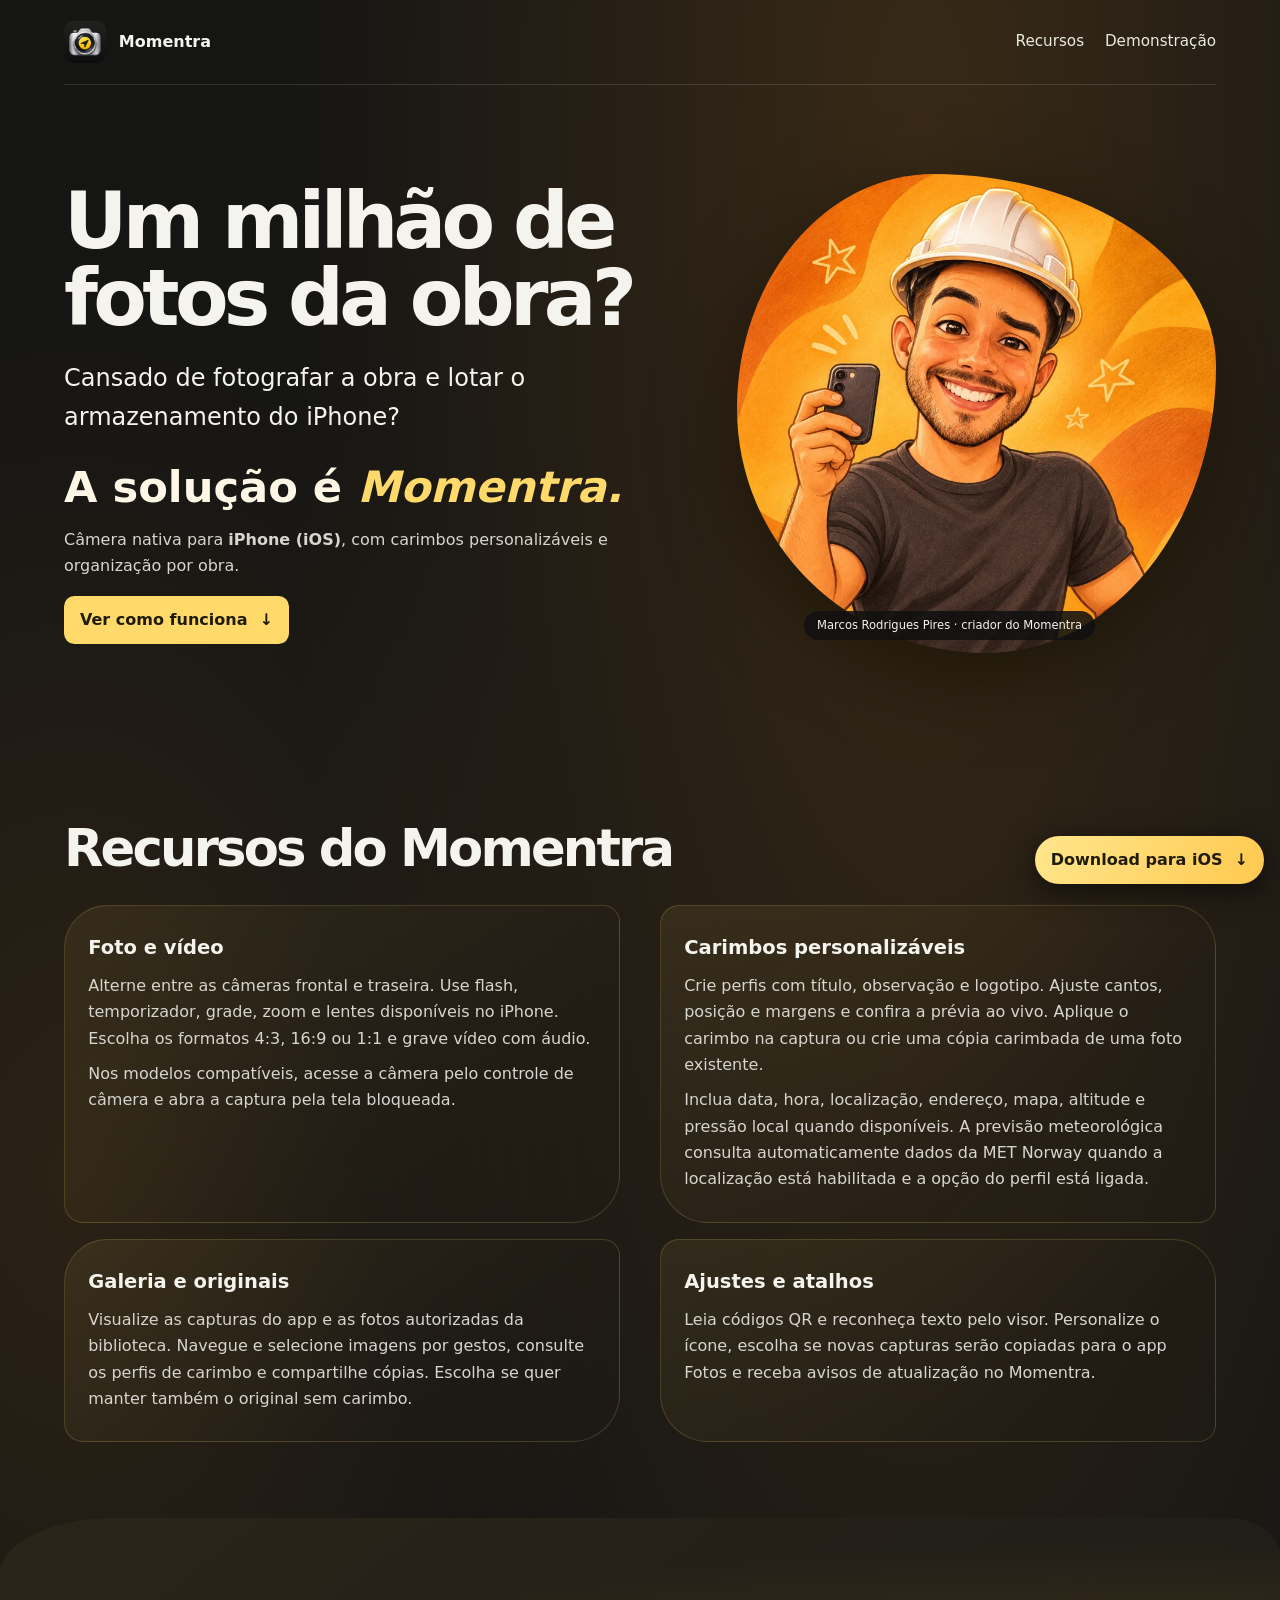
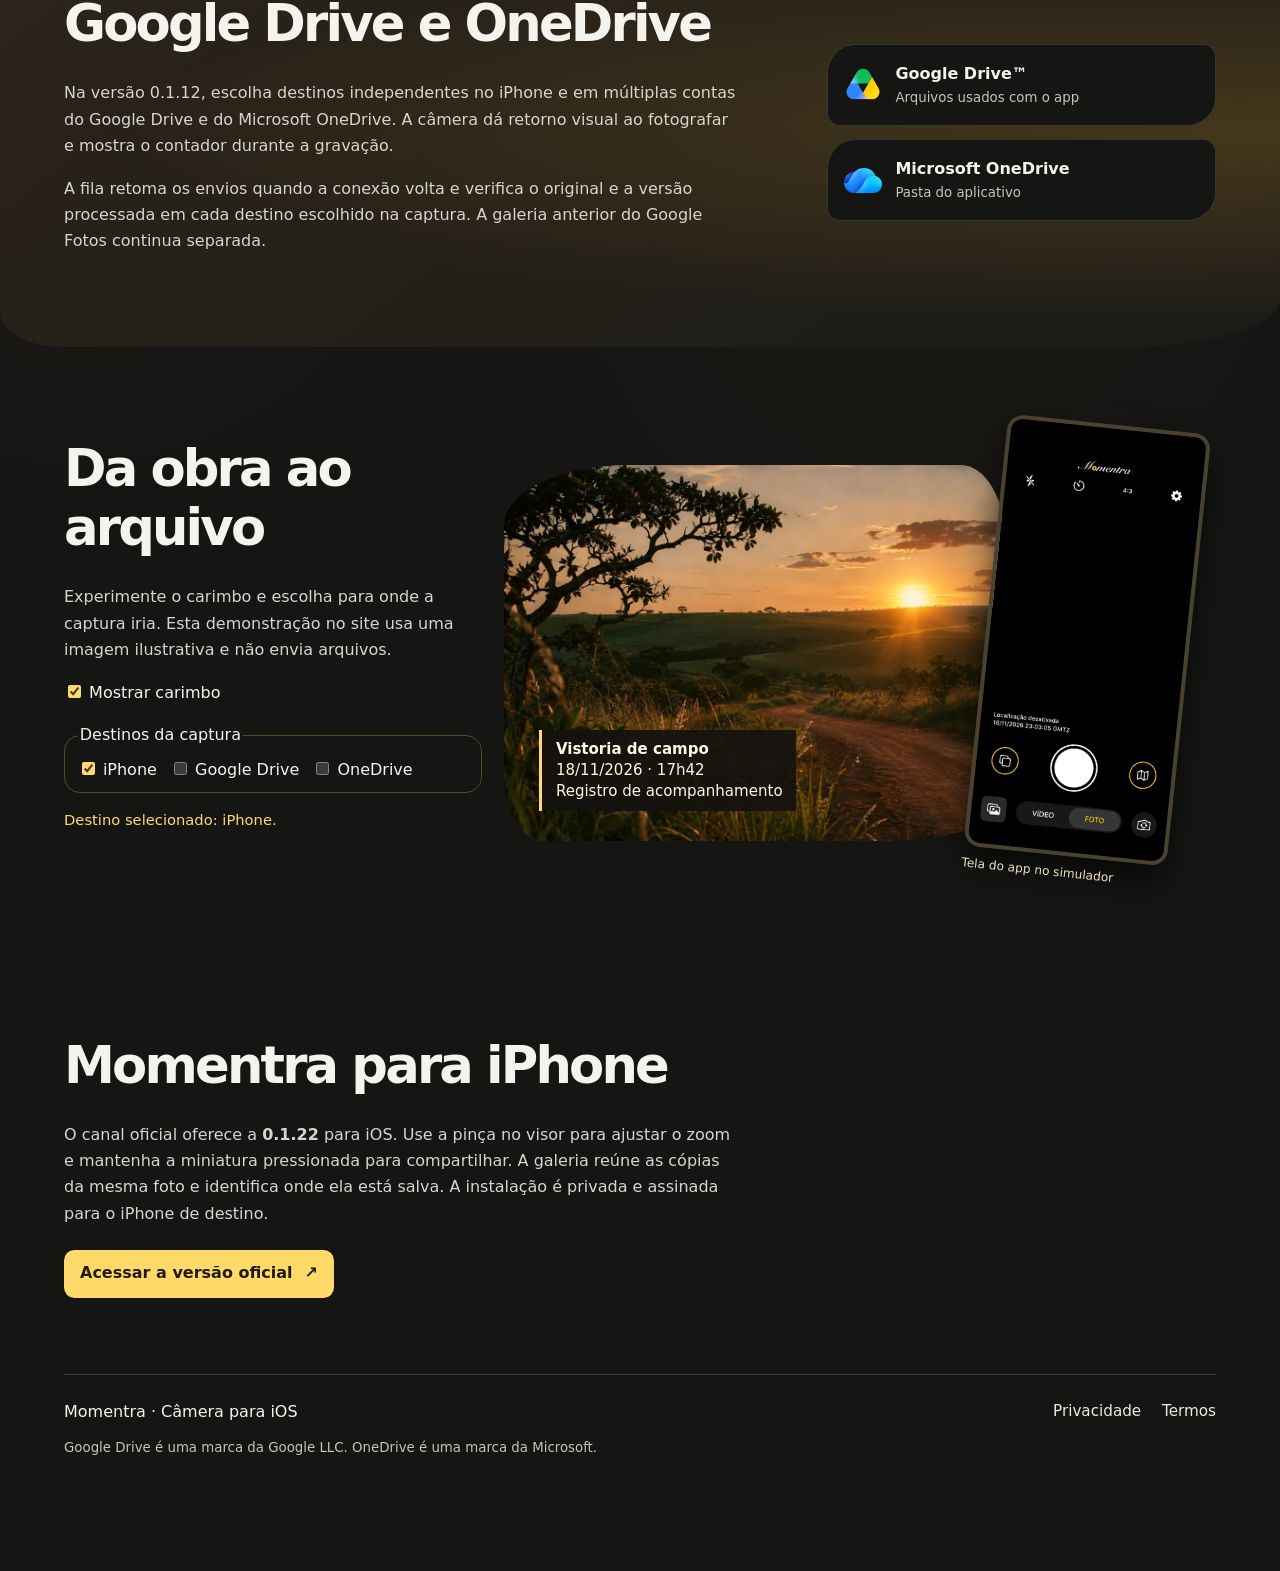
<file: index.html>
<!doctype html>
<html lang="pt-BR">
<head>
  <meta charset="utf-8">
  <meta name="viewport" content="width=device-width, initial-scale=1">
  <meta name="google-site-verification" content="5HY5X-cP3YWGSl0ccyzxL3zp_MOYrR91bAe9EbzrC8c">
  <meta name="description" content="Conheça o Momentra, câmera nativa para iPhone com fotos e vídeos, carimbos personalizáveis, localização e galeria.">
  <title>Momentra · Câmera e carimbos para iPhone</title>
  <link rel="icon" href="./icone.png">
  <link rel="stylesheet" href="./estilo.css">
  <script src="./movimento.js" defer></script>
</head>
<body class="landing">
  <a class="skip" href="#conteudo">Pular para o conteúdo</a>
  <header class="site-header wrap">
    <a class="brand" href="./"><img src="./icone.png" width="42" height="42" alt="">Momentra</a>
    <nav aria-label="Navegação principal">
      <a href="#recursos">Recursos</a>
      <a href="#demo">Demonstração</a>
    </nav>
  </header>

  <main id="conteudo">
    <section class="hero wrap" aria-labelledby="titulo">
      <div class="hero-copy">
        <h1 id="titulo">Um milhão de fotos da obra?</h1>
        <p class="intro">Cansado de fotografar a obra e lotar o armazenamento do iPhone?</p>
        <p class="hero-answer">A solução é <em>Momentra.</em></p>
        <p>Câmera nativa para <strong>iPhone (iOS)</strong>, com carimbos personalizáveis e organização por obra.</p>
        <a class="button" href="#demo">Ver como funciona <span aria-hidden="true">↓</span></a>
      </div>
      <figure class="hero-visual founder">
        <img src="./marcos-cartoon.webp" width="800" height="800" alt="Ilustração de Marcos sorrindo, de capacete de engenheiro e camiseta grafite, com o iPhone na mão">
        <figcaption>Marcos Rodrigues Pires · criador do Momentra</figcaption>
      </figure>
    </section>

    <section class="section wrap" id="recursos" aria-labelledby="recursos-titulo">
      <h2 id="recursos-titulo">Recursos do Momentra</h2>
      <div class="feature-grid">
        <article>
          <h3>Foto e vídeo</h3>
          <p>Alterne entre as câmeras frontal e traseira. Use flash, temporizador, grade, zoom e lentes disponíveis no iPhone. Escolha os formatos 4:3, 16:9 ou 1:1 e grave vídeo com áudio.</p>
          <p>Nos modelos compatíveis, acesse a câmera pelo controle de câmera e abra a captura pela tela bloqueada.</p>
        </article>
        <article>
          <h3>Carimbos personalizáveis</h3>
          <p>Crie perfis com título, observação e logotipo. Ajuste cantos, posição e margens e confira a prévia ao vivo. Aplique o carimbo na captura ou crie uma cópia carimbada de uma foto existente.</p>
          <p>Inclua data, hora, localização, endereço, mapa, altitude e pressão local quando disponíveis. A previsão meteorológica consulta automaticamente dados da MET Norway quando a localização está habilitada e a opção do perfil está ligada.</p>
        </article>
        <article>
          <h3>Galeria e originais</h3>
          <p>Visualize as capturas do app e as fotos autorizadas da biblioteca. Navegue e selecione imagens por gestos, consulte os perfis de carimbo e compartilhe cópias. Escolha se quer manter também o original sem carimbo.</p>
        </article>
        <article>
          <h3>Ajustes e atalhos</h3>
          <p>Leia códigos QR e reconheça texto pelo visor. Personalize o ícone, escolha se novas capturas serão copiadas para o app Fotos e receba avisos de atualização no Momentra.</p>
        </article>
      </div>
    </section>

    <section class="section cloud-section" aria-labelledby="nuvem-titulo">
      <div class="wrap cloud-layout">
        <div>
          <h2 id="nuvem-titulo">Google Drive e OneDrive</h2>
          <p>Na versão 0.1.12, escolha destinos independentes no iPhone e em múltiplas contas do Google Drive e do Microsoft OneDrive. A câmera dá retorno visual ao fotografar e mostra o contador durante a gravação.</p>
          <p>A fila retoma os envios quando a conexão volta e verifica o original e a versão processada em cada destino escolhido na captura. A galeria anterior do Google Fotos continua separada.</p>
        </div>
        <div class="providers" aria-label="Destinos de armazenamento">
          <div class="provider"><img src="./drive.png" width="38" height="38" loading="lazy" alt=""><span><strong>Google Drive™</strong><small>Arquivos usados com o app</small></span></div>
          <div class="provider"><img src="./onedrive.svg" width="38" height="38" loading="lazy" alt=""><span><strong>Microsoft OneDrive</strong><small>Pasta do aplicativo</small></span></div>
        </div>
      </div>
    </section>

    <section class="section wrap demo-section" id="demo" aria-labelledby="demo-titulo">
      <div class="demo-copy">
        <h2 id="demo-titulo">Da obra ao arquivo</h2>
        <p>Experimente o carimbo e escolha para onde a captura iria. Esta demonstração no site usa uma imagem ilustrativa e não envia arquivos.</p>
        <label class="switch"><input id="stamp-toggle" type="checkbox" checked> Mostrar carimbo</label>
        <fieldset class="destinations">
          <legend>Destinos da captura</legend>
          <label><input type="checkbox" name="destination" value="iPhone" checked> iPhone</label>
          <label><input type="checkbox" name="destination" value="Google Drive"> Google Drive</label>
          <label><input type="checkbox" name="destination" value="OneDrive"> OneDrive</label>
        </fieldset>
        <p id="demo-status" class="demo-status" aria-live="polite">Destino selecionado: iPhone.</p>
      </div>
      <figure class="demo-photo">
        <img src="./cerrado.webp" width="1060" height="795" loading="lazy" alt="Paisagem ilustrativa usada para demonstrar o carimbo">
        <figcaption id="demo-stamp"><strong>Vistoria de campo</strong><br>18/11/2026 · 17h42<br>Registro de acompanhamento</figcaption>
      </figure>
      <figure class="demo-camera">
        <img src="./camera.webp" width="560" height="1218" loading="lazy" alt="Interface real do Momentra no simulador com temporizador, seleção de formato e obturador">
        <figcaption>Tela do app no simulador</figcaption>
      </figure>
    </section>

    <section class="section wrap download" id="download" aria-labelledby="download-titulo">
      <h2 id="download-titulo">Momentra para iPhone</h2>
      <p>O canal oficial oferece a <strong>0.1.22</strong> para iOS. Use a pinça no visor para ajustar o zoom e mantenha a miniatura pressionada para compartilhar. A galeria reúne as cópias da mesma foto e identifica onde ela está salva. A instalação é privada e assinada para o iPhone de destino.</p>
      <a class="button" href="https://github.com/Sagittaryuz/momentra/releases/tag/native-ios-v0.1.22">Acessar a versão oficial <span aria-hidden="true">↗</span></a>
    </section>
  </main>

  <a class="button fixed-download" href="#download">Download para iOS <span aria-hidden="true">↓</span></a>

  <footer class="wrap site-footer">
    <span>Momentra · Câmera para iOS</span>
    <nav aria-label="Informações legais"><a href="./privacidade.html">Privacidade</a><a href="./termos.html">Termos</a></nav>
    <small>Google Drive é uma marca da Google LLC. OneDrive é uma marca da Microsoft.</small>
  </footer>
</body>
</html>
</file>
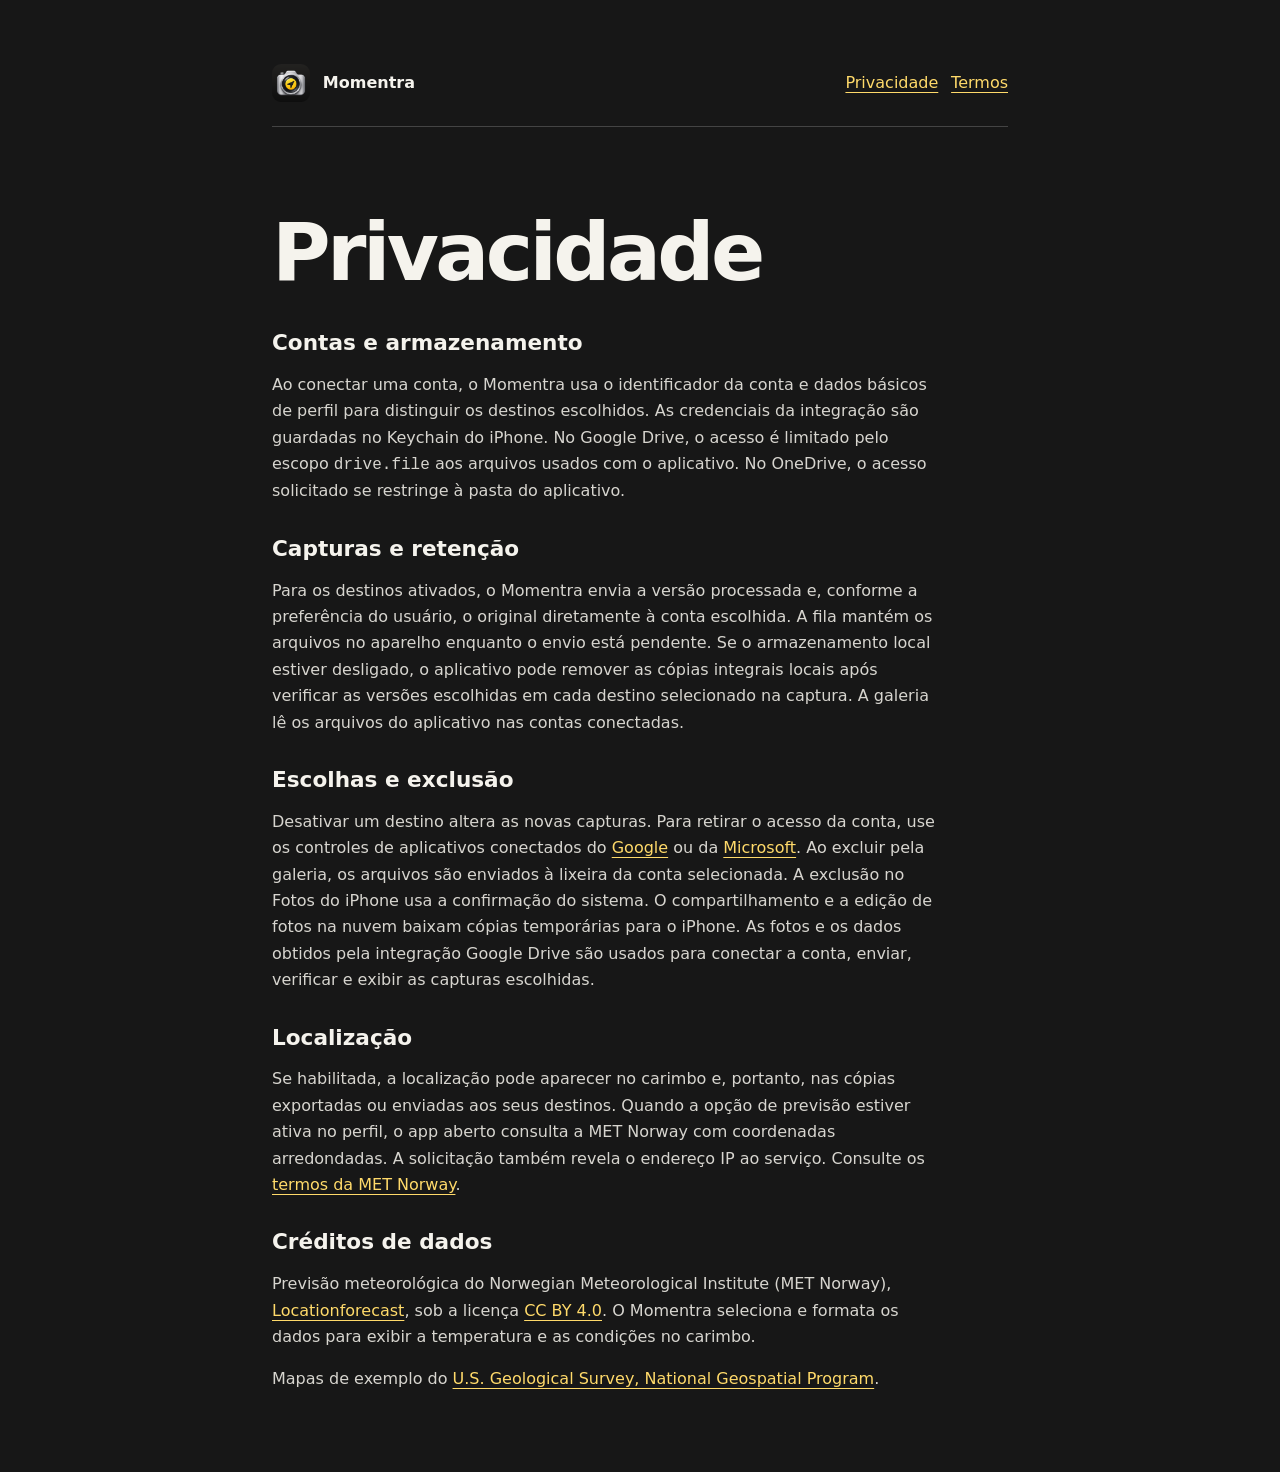
<file: privacidade.html>
<!doctype html>
<html lang="pt-BR"><head><meta charset="utf-8"><meta name="viewport" content="width=device-width, initial-scale=1"><title>Privacidade · Momentra</title><link rel="icon" href="./icone.png"><link rel="stylesheet" href="./estilo.css"></head>
<body><header><a class="brand" href="./"><img src="./icone.png" width="38" height="38" alt="">Momentra</a><nav aria-label="Informações do aplicativo"><a href="./privacidade.html">Privacidade</a><a href="./termos.html">Termos</a></nav></header><main><h1>Privacidade</h1><h2>Contas e armazenamento</h2><p>Ao conectar uma conta, o Momentra usa o identificador da conta e dados básicos de perfil para distinguir os destinos escolhidos. As credenciais da integração são guardadas no Keychain do iPhone. No Google Drive, o acesso é limitado pelo escopo <code>drive.file</code> aos arquivos usados com o aplicativo. No OneDrive, o acesso solicitado se restringe à pasta do aplicativo.</p><h2>Capturas e retenção</h2><p>Para os destinos ativados, o Momentra envia a versão processada e, conforme a preferência do usuário, o original diretamente à conta escolhida. A fila mantém os arquivos no aparelho enquanto o envio está pendente. Se o armazenamento local estiver desligado, o aplicativo pode remover as cópias integrais locais após verificar as versões escolhidas em cada destino selecionado na captura. A galeria lê os arquivos do aplicativo nas contas conectadas.</p><h2>Escolhas e exclusão</h2><p>Desativar um destino altera as novas capturas. Para retirar o acesso da conta, use os controles de aplicativos conectados do <a href="https://myaccount.google.com/connections">Google</a> ou da <a href="https://account.live.com/consent/Manage">Microsoft</a>. Ao excluir pela galeria, os arquivos são enviados à lixeira da conta selecionada. A exclusão no Fotos do iPhone usa a confirmação do sistema. O compartilhamento e a edição de fotos na nuvem baixam cópias temporárias para o iPhone. As fotos e os dados obtidos pela integração Google Drive são usados para conectar a conta, enviar, verificar e exibir as capturas escolhidas.</p><h2>Localização</h2><p>Se habilitada, a localização pode aparecer no carimbo e, portanto, nas cópias exportadas ou enviadas aos seus destinos. Quando a opção de previsão estiver ativa no perfil, o app aberto consulta a MET Norway com coordenadas arredondadas. A solicitação também revela o endereço IP ao serviço. Consulte os <a href="https://docs.api.met.no/doc/TermsOfService">termos da MET Norway</a>. </p><h2 id="creditos">Créditos de dados</h2><p>Previsão meteorológica do Norwegian Meteorological Institute (MET Norway), <a href="https://api.met.no/weatherapi/locationforecast/2.0/documentation">Locationforecast</a>, sob a licença <a href="https://creativecommons.org/licenses/by/4.0/">CC BY 4.0</a>. O Momentra seleciona e formata os dados para exibir a temperatura e as condições no carimbo.</p><p>Mapas de exemplo do <a href="https://www.usgs.gov/programs/national-geospatial-program/national-map">U.S. Geological Survey, National Geospatial Program</a>.</p></main></body></html>
</file>
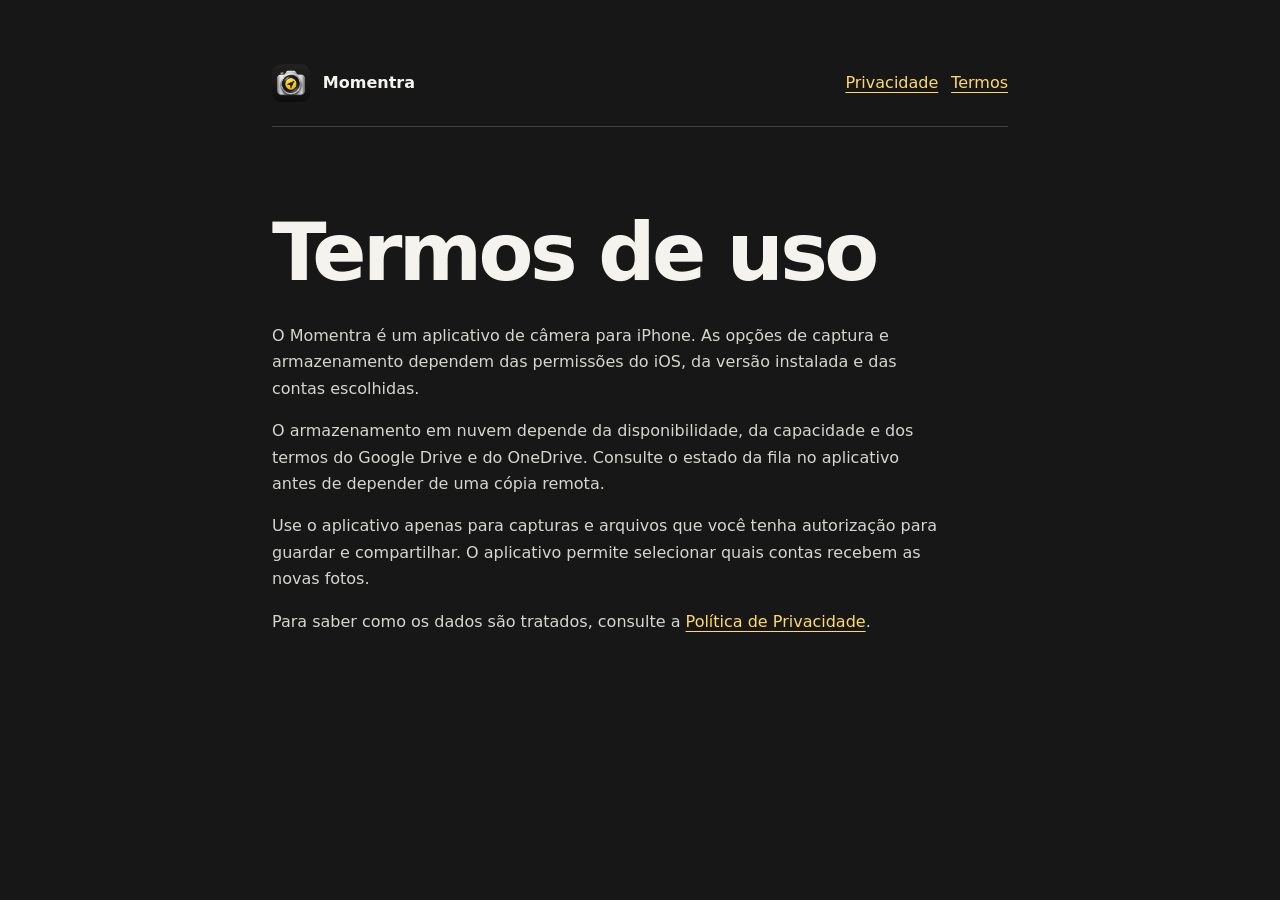
<file: termos.html>
<!doctype html>
<html lang="pt-BR"><head><meta charset="utf-8"><meta name="viewport" content="width=device-width, initial-scale=1"><title>Termos de uso · Momentra</title><link rel="icon" href="./icone.png"><link rel="stylesheet" href="./estilo.css"></head>
<body><header><a class="brand" href="./"><img src="./icone.png" width="38" height="38" alt="">Momentra</a><nav aria-label="Informações do aplicativo"><a href="./privacidade.html">Privacidade</a><a href="./termos.html">Termos</a></nav></header><main><h1>Termos de uso</h1><p>O Momentra é um aplicativo de câmera para iPhone. As opções de captura e armazenamento dependem das permissões do iOS, da versão instalada e das contas escolhidas.</p><p>O armazenamento em nuvem depende da disponibilidade, da capacidade e dos termos do Google Drive e do OneDrive. Consulte o estado da fila no aplicativo antes de depender de uma cópia remota.</p><p>Use o aplicativo apenas para capturas e arquivos que você tenha autorização para guardar e compartilhar. O aplicativo permite selecionar quais contas recebem as novas fotos.</p><p>Para saber como os dados são tratados, consulte a <a href="./privacidade.html">Política de Privacidade</a>.</p></main></body></html>
</file>
<file: estilo.css>
:root{color-scheme:dark;background:#171717;color:#f5f3ed;font:1rem/1.65 system-ui,sans-serif}
*{box-sizing:border-box}body{max-width:54rem;margin:auto;padding:clamp(1.25rem,5vw,4rem)}
header{display:flex;flex-wrap:wrap;align-items:center;justify-content:space-between;gap:1rem;padding-bottom:1.5rem;border-bottom:1px solid #444}
.brand,nav{display:flex;align-items:center;gap:.8rem}.brand{color:inherit;text-decoration:none;font-weight:700}.brand img{border-radius:9px}a{color:#ffda6a;text-underline-offset:.22em}a:focus-visible{outline:2px solid #ffda6a;outline-offset:5px}
main{margin-top:clamp(2.4rem,7vw,5rem)}h1,h2{line-height:1.15}h1{font-size:clamp(2.65rem,8vw,5rem);margin:0 0 1.5rem;letter-spacing:-.045em}h2{font-size:1.35rem;margin:2rem 0 .6rem}p{max-width:66ch;color:#d7d5cf}.intro{color:#f5f3ed;font-size:clamp(1.15rem,3vw,1.5rem)}

.landing{max-width:none;margin:0;padding:0;background:#151514}
.wrap{width:min(100% - 3rem, 72rem);margin-inline:auto}
.landing main{margin:0}
.site-header{padding:1.3rem 0;border-color:#ffffff20}
.site-header nav,.site-footer nav{gap:1.3rem;font-size:.95rem}
.site-header nav a,.site-footer nav a{color:#ebeadf;text-decoration:none}
.site-header nav a:hover,.site-footer nav a:hover{text-decoration:underline}
.nav-download{padding:.42rem .8rem;border:1px solid #ffffff46;border-radius:.65rem}
.skip{position:absolute;left:1rem;top:-10rem;padding:.75rem;background:#171717;z-index:5}
.skip:focus{top:1rem}
.hero{display:grid;grid-template-columns:minmax(0,.86fr) minmax(0,1.14fr);gap:clamp(1.5rem,5vw,4rem);align-items:center;padding-block:clamp(3rem,7vw,6rem)}
.hero h1{font-size:clamp(3.15rem,6.3vw,6.25rem);line-height:.98;letter-spacing:-.06em;margin:0 0 1.4rem}
.hero h1 em{font-family:Georgia,serif;font-weight:400;color:#ffda6a}
.hero .intro{max-width:31rem;margin:0 0 1.6rem}
.button{display:inline-flex;gap:.75rem;align-items:center;min-height:3rem;padding:.65rem 1rem;border-radius:.65rem;background:#ffda6a;color:#211b0b;text-decoration:none;font-weight:750}
.button:hover{background:#ffe79d}
.hero-visual{position:relative;margin:0;min-height:clamp(22rem,43vw,32rem);isolation:isolate;border-radius:1.25rem;overflow:hidden;background:#32261d}
.hero-photo{position:absolute;inset:0;width:100%;height:100%;object-fit:cover;object-position:52% 50%;z-index:-1}
.phone{display:block;width:auto;height:calc(100% - 2.7rem);max-width:42%;object-fit:contain;position:absolute;top:50%;right:10%;transform:translateY(-50%);border:5px solid #343434;border-radius:1.45rem;box-shadow:0 1rem 2.8rem #0008;background:#080808}
.hero-visual figcaption{position:absolute;bottom:.65rem;left:.75rem;max-width:95%;padding:.25rem .5rem;background:#111d;border-radius:.3rem;font-size:.72rem}
.section{padding-block:clamp(2.5rem,6vw,4.75rem);scroll-margin-top:1rem}
.section h2{font-size:clamp(2rem,4vw,3.35rem);letter-spacing:-.055em;margin:0 0 1.7rem}
.feature-grid{display:grid;grid-template-columns:repeat(2,minmax(0,1fr));gap:1rem 2.5rem}
.feature-grid article{border-top:1px solid #ffffff35;padding:.75rem 0}
.feature-grid h3{font-size:1.22rem;margin:.4rem 0 .5rem}
.feature-grid p{margin:.55rem 0}
.cloud-section{background:#20201d;border-block:1px solid #ffffff13}
.cloud-layout{display:grid;grid-template-columns:minmax(0,1.3fr) minmax(0,.7fr);gap:2.5rem;align-items:center}
.providers{display:grid;gap:.8rem}
.provider{display:flex;align-items:center;gap:.85rem;padding:1rem;background:#151514;border:1px solid #ffffff24;border-radius:.8rem}
.provider img{object-fit:contain}
.provider small,.site-footer small{display:block;color:#c5c4b9}
.download p{margin:0 0 1.4rem}
.site-footer{display:flex;flex-wrap:wrap;justify-content:space-between;gap:.75rem 1.5rem;padding:1.5rem 0 2rem;border-top:1px solid #ffffff30}
.site-footer small{flex:1 1 100%}
@media(max-width:740px){
 .hero,.cloud-layout{grid-template-columns:1fr}
 .hero{padding-block:2.6rem}
 .hero-visual{min-height:clamp(20rem,86vw,28rem)}
 .phone{right:11%;max-width:42%}
}
@media(max-width:510px){
 .wrap{width:calc(100% - 2rem)}
 .feature-grid{grid-template-columns:1fr}
 .site-header nav{gap:.7rem}
 .hero h1{font-size:clamp(2.8rem,12vw,3.65rem)}
}

.landing{--gold:#ffda6a;overflow-x:clip;padding-bottom:calc(5rem + env(safe-area-inset-bottom));background:radial-gradient(ellipse at 72% 5%,#6d481a66,transparent 40rem),radial-gradient(ellipse at 6% 37%,#8a591b30,transparent 34rem),#151514}
.hero{grid-template-columns:minmax(0,1.12fr) minmax(0,.88fr)}
.hero h1{font-size:clamp(2.6rem,6.1vw,5.5rem);max-width:12ch}
.hero-answer{font-size:clamp(1.55rem,4vw,2.7rem);font-weight:700;line-height:1.1;margin:.8rem 0;color:#fff7e5}
.hero-answer em{color:var(--gold)}
.hero-visual.founder{min-height:0;aspect-ratio:1;border-radius:41% 59% 48% 52% / 49% 40% 60% 51%;box-shadow:0 1.5rem 5rem #161002aa;overflow:visible}
.founder>img{display:block;width:100%;height:auto;border-radius:inherit}
.founder figcaption{bottom:.8rem;left:14%;max-width:76%;border-radius:2rem;padding:.32rem .8rem}
.feature-grid article{border:1px solid #ffda6a2d;background:linear-gradient(137deg,#ffda6a14,#27241d08 72%);padding:1.25rem 1.45rem;border-radius:2.7rem 1.05rem 3rem 1.2rem}
.feature-grid article:nth-child(even){border-radius:1.2rem 2.7rem 1.1rem 3rem}
.cloud-section{border:0;border-radius:9% 4% 12% 5% / 13% 9% 11% 8%;background:radial-gradient(ellipse at right,#c48b233d,transparent 64%),linear-gradient(142deg,#2b2419,#1b1b18)}
.provider{border-radius:1.8rem .8rem 1.8rem .8rem}
.demo-section{display:grid;grid-template-columns:minmax(0,1fr) minmax(0,1.2fr) minmax(0,.45fr);gap:1.4rem;align-items:center}
.demo-photo,.demo-camera{position:relative;margin:0}
.demo-photo img,.demo-camera img{display:block;width:100%;height:auto}
.demo-photo{overflow:hidden;border-radius:25% 9% 24% 8% / 16% 21% 11% 17%}
.demo-photo figcaption{position:absolute;bottom:8%;left:7%;padding:.55rem .85rem;background:#14120fea;color:#fff8e1;border-left:3px solid var(--gold);line-height:1.4;font-size:clamp(.7rem,1.8vw,.94rem)}
.demo-camera{z-index:1;margin-left:-2.75rem;transform:rotate(6deg);width:calc(100% + 1rem)}
.demo-camera img{border-radius:1rem;border:4px solid #4a4231;box-shadow:0 1rem 2rem #0009}
.demo-camera figcaption{font-size:.76rem;color:#ede1bf;margin-top:.4rem}
.destinations{border:1px solid #ffda6a45;border-radius:1rem;margin:1rem 0 0;padding:.55rem .8rem}
.destinations label{display:inline-block;margin-right:.5rem}
.demo-section input{accent-color:#ffda6a}
.demo-status{min-height:3em;font-size:.92rem;color:#ffda6a}
.fixed-download{position:fixed;right:max(1rem,env(safe-area-inset-right));bottom:calc(1rem + env(safe-area-inset-bottom));z-index:4;border-radius:99rem;box-shadow:0 .45rem 1.8rem #0009;background:linear-gradient(120deg,#ffe68d,#ffc94f)}
.site-footer{padding-bottom:2rem}
@media(max-width:740px){
 .hero{grid-template-columns:1fr}
 .founder{width:min(100%,28rem);justify-self:center}
 .demo-section{grid-template-columns:minmax(0,3fr) minmax(0,1fr)}
 .demo-copy{grid-column:1/-1}
 .demo-camera{margin-left:-1.8rem}
}
@media(prefers-reduced-motion:no-preference){
 html:has(.landing){scroll-behavior:smooth}
 .button{transition:filter .25s,box-shadow .25s}
 .button:hover{filter:brightness(1.13);box-shadow:0 .5rem 1.5rem #ffda6a38}
 .arrived{animation:enter .7s cubic-bezier(.2,.65,.25,1) both}
 @supports(animation-timeline:view()){
  .feature-grid article,.cloud-layout,.demo-photo,.download{animation:enter both;animation-timeline:view();animation-range:entry 2% cover 30%}
  .feature-grid article:nth-child(even){--entry-x:1.1rem}
  .feature-grid article:nth-child(odd){--entry-x:-1.1rem}
  .demo-camera{animation:cross-in both;animation-timeline:view();animation-range:entry 8% cover 44%}
  .founder>img{animation:portrait-drift both;animation-timeline:view();animation-range:exit 0% exit 92%}
 }
}
@keyframes enter{from{opacity:.12;translate:var(--entry-x,0) 2rem;scale:.96}to{opacity:1;translate:0;scale:1}}
@keyframes cross-in{from{opacity:.18;translate:22% 12%;rotate:8deg}to{opacity:1;translate:0;rotate:0deg}}
@keyframes portrait-drift{to{translate:0 9%;scale:.94;rotate:-3deg}}
</file>
